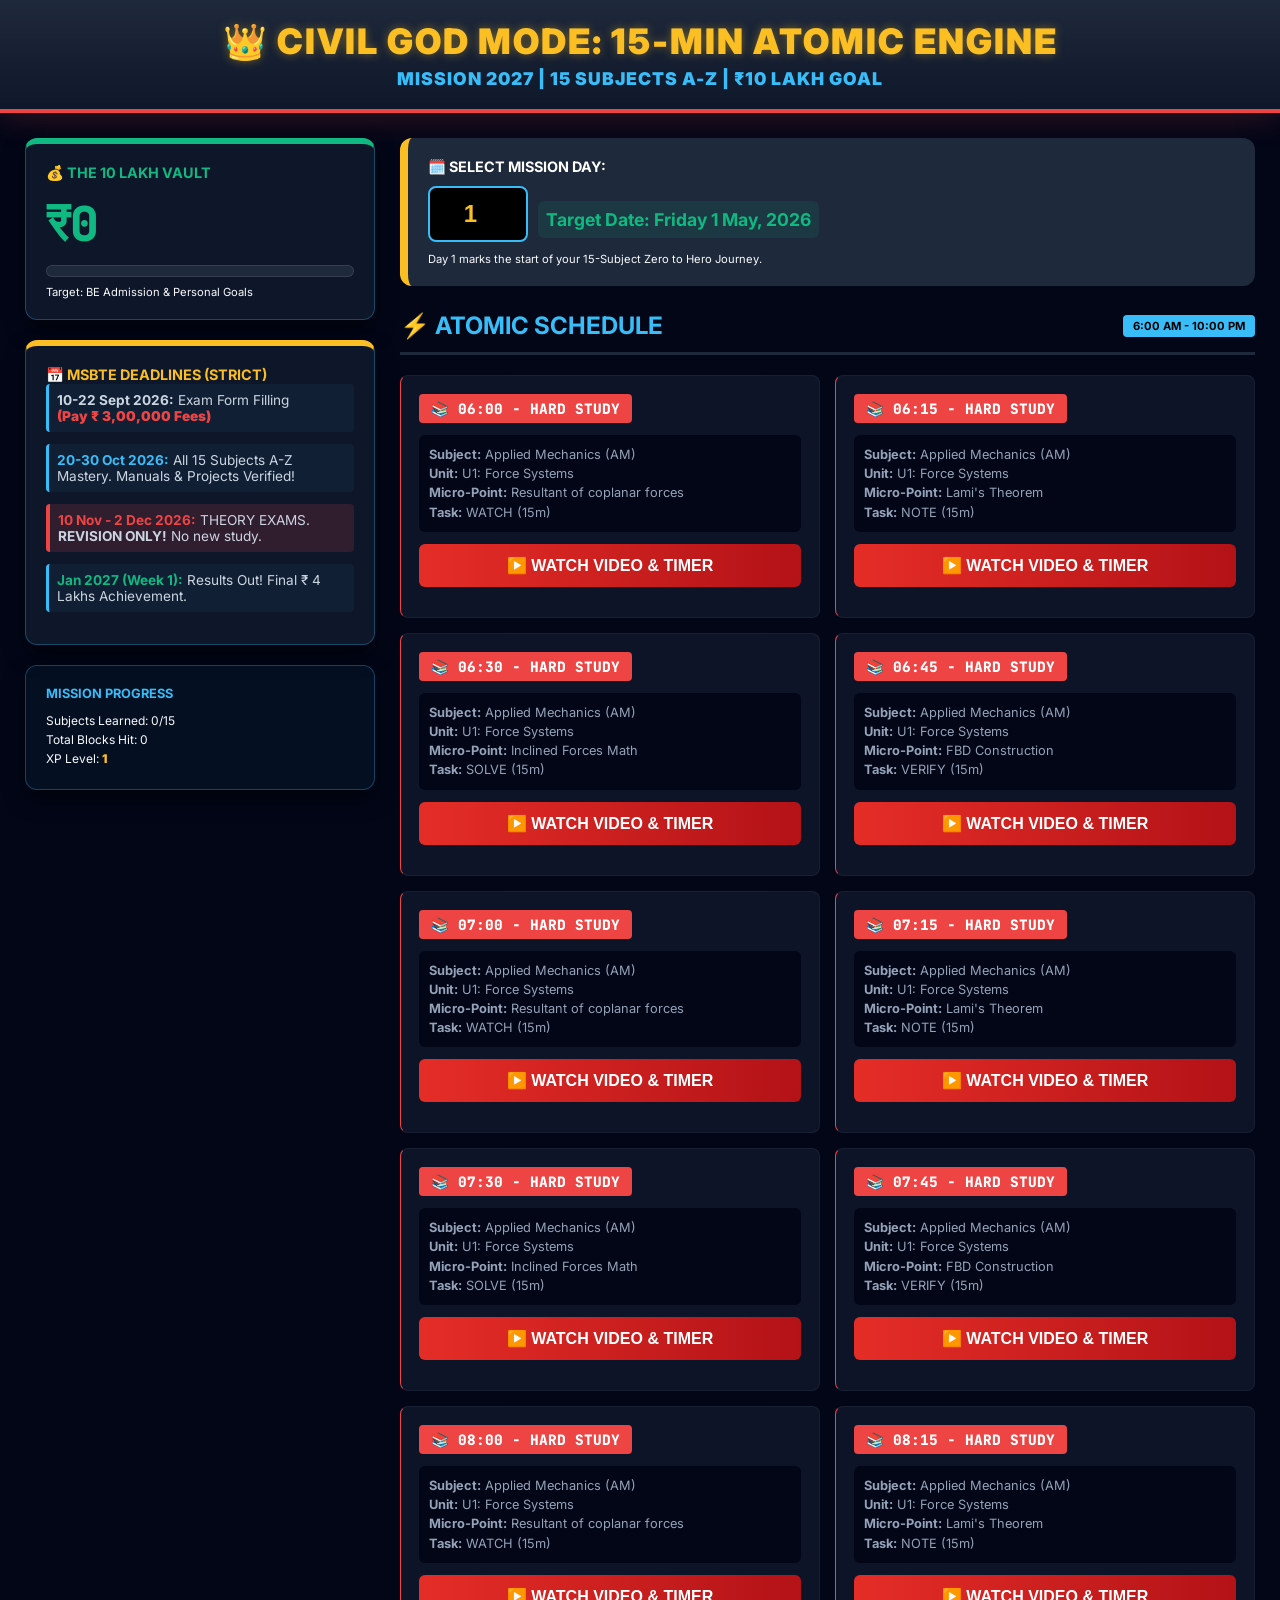
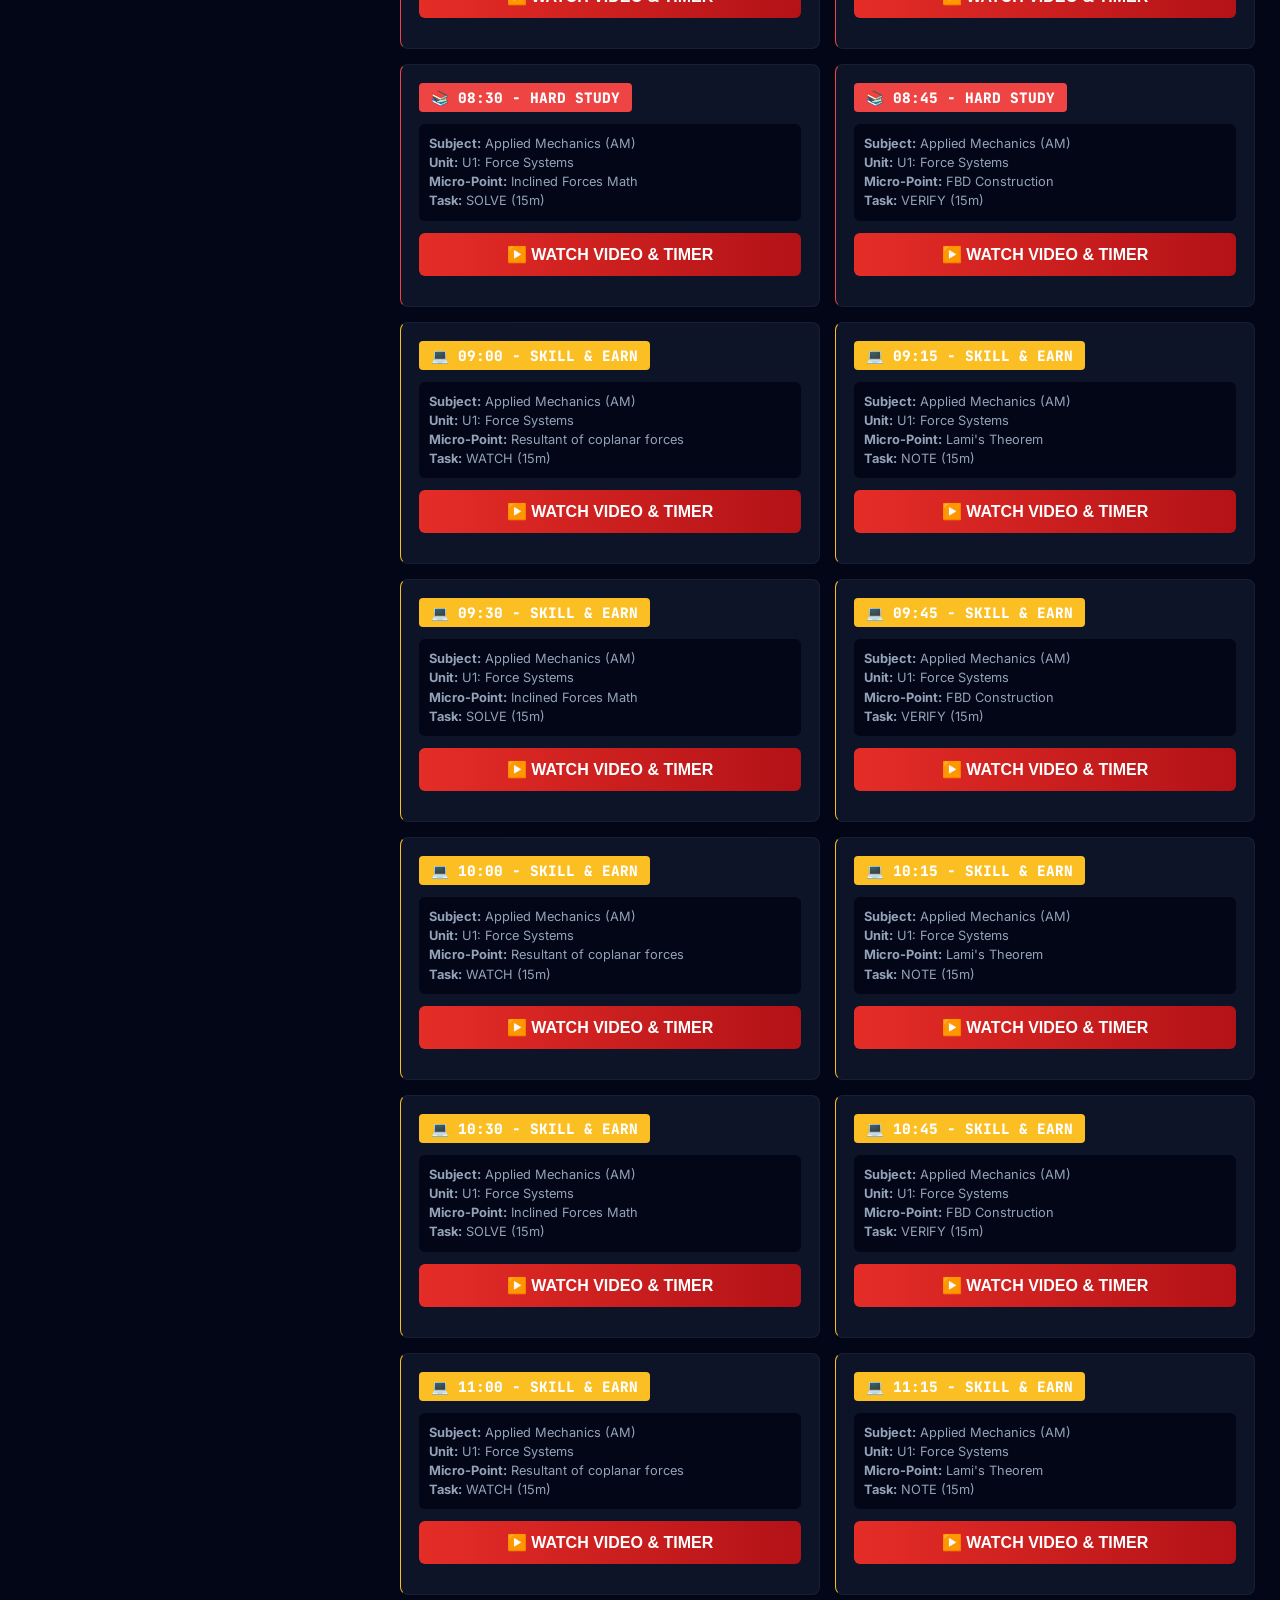
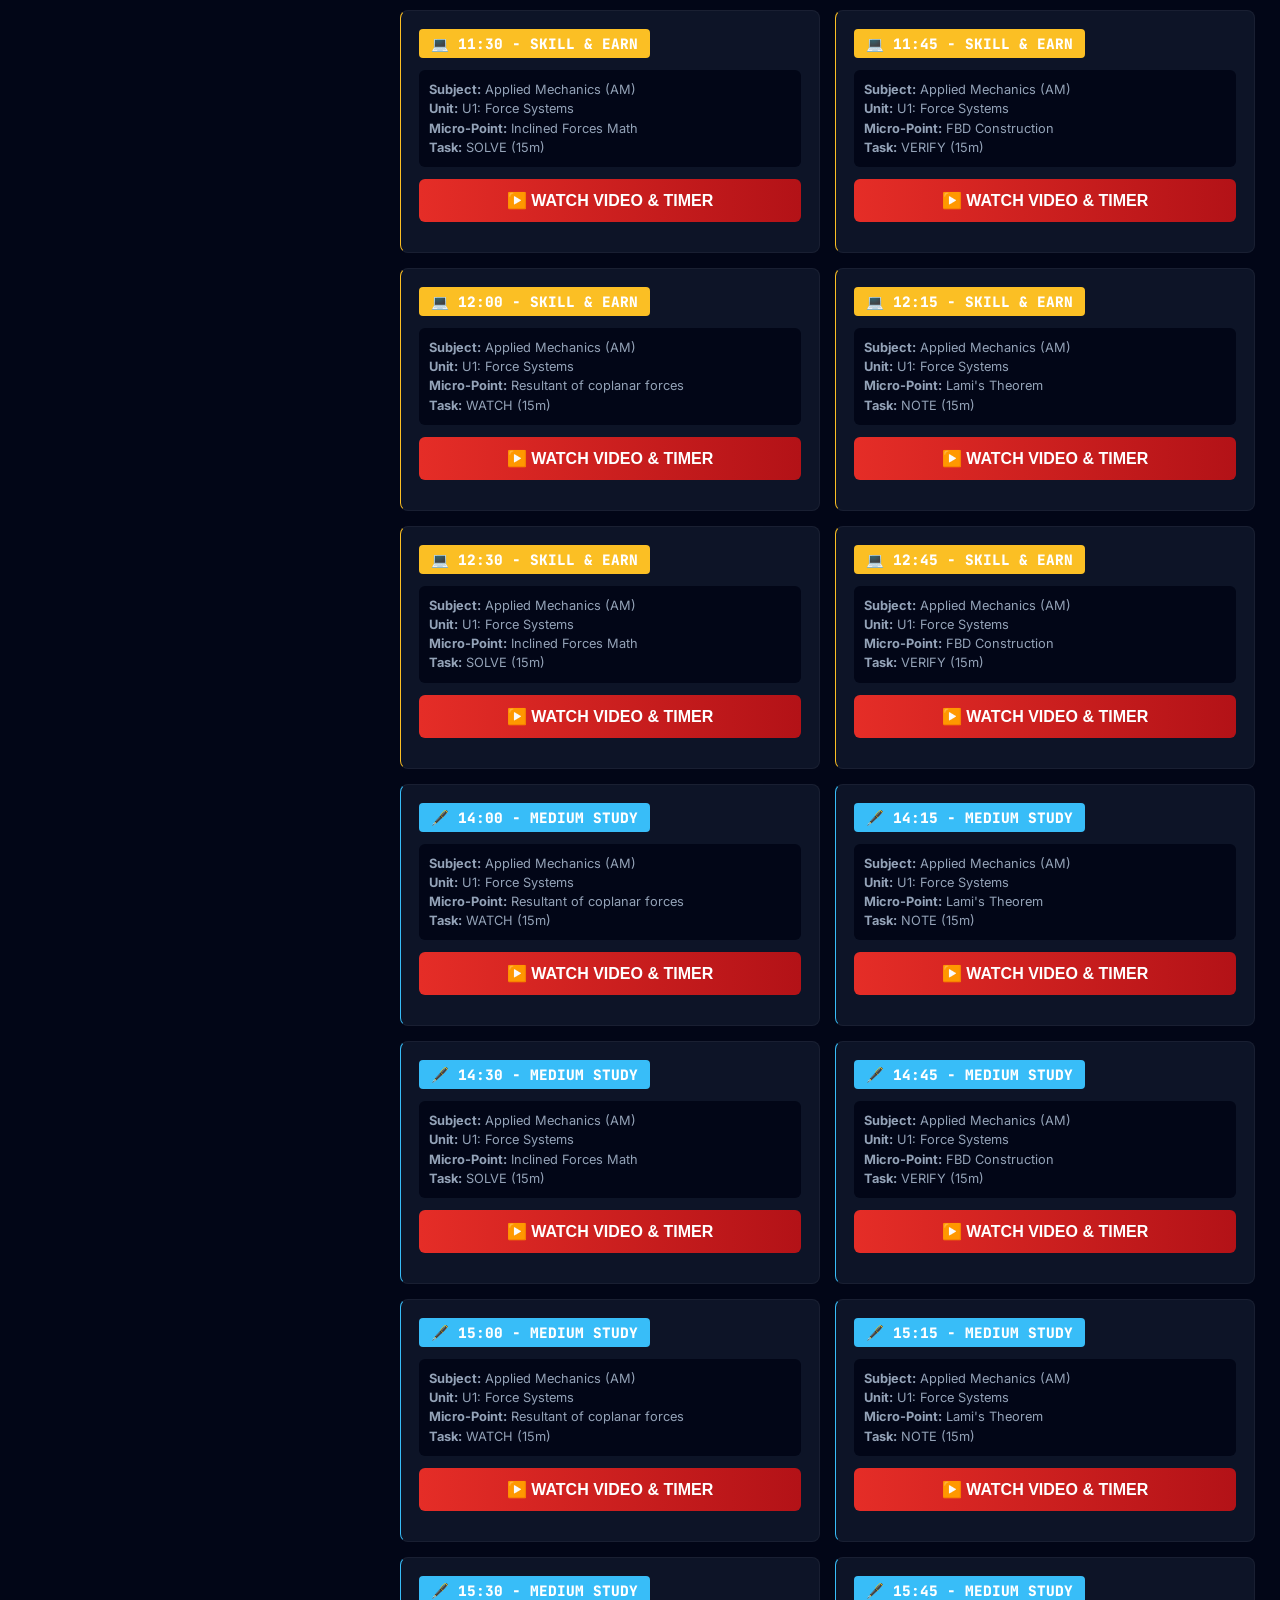
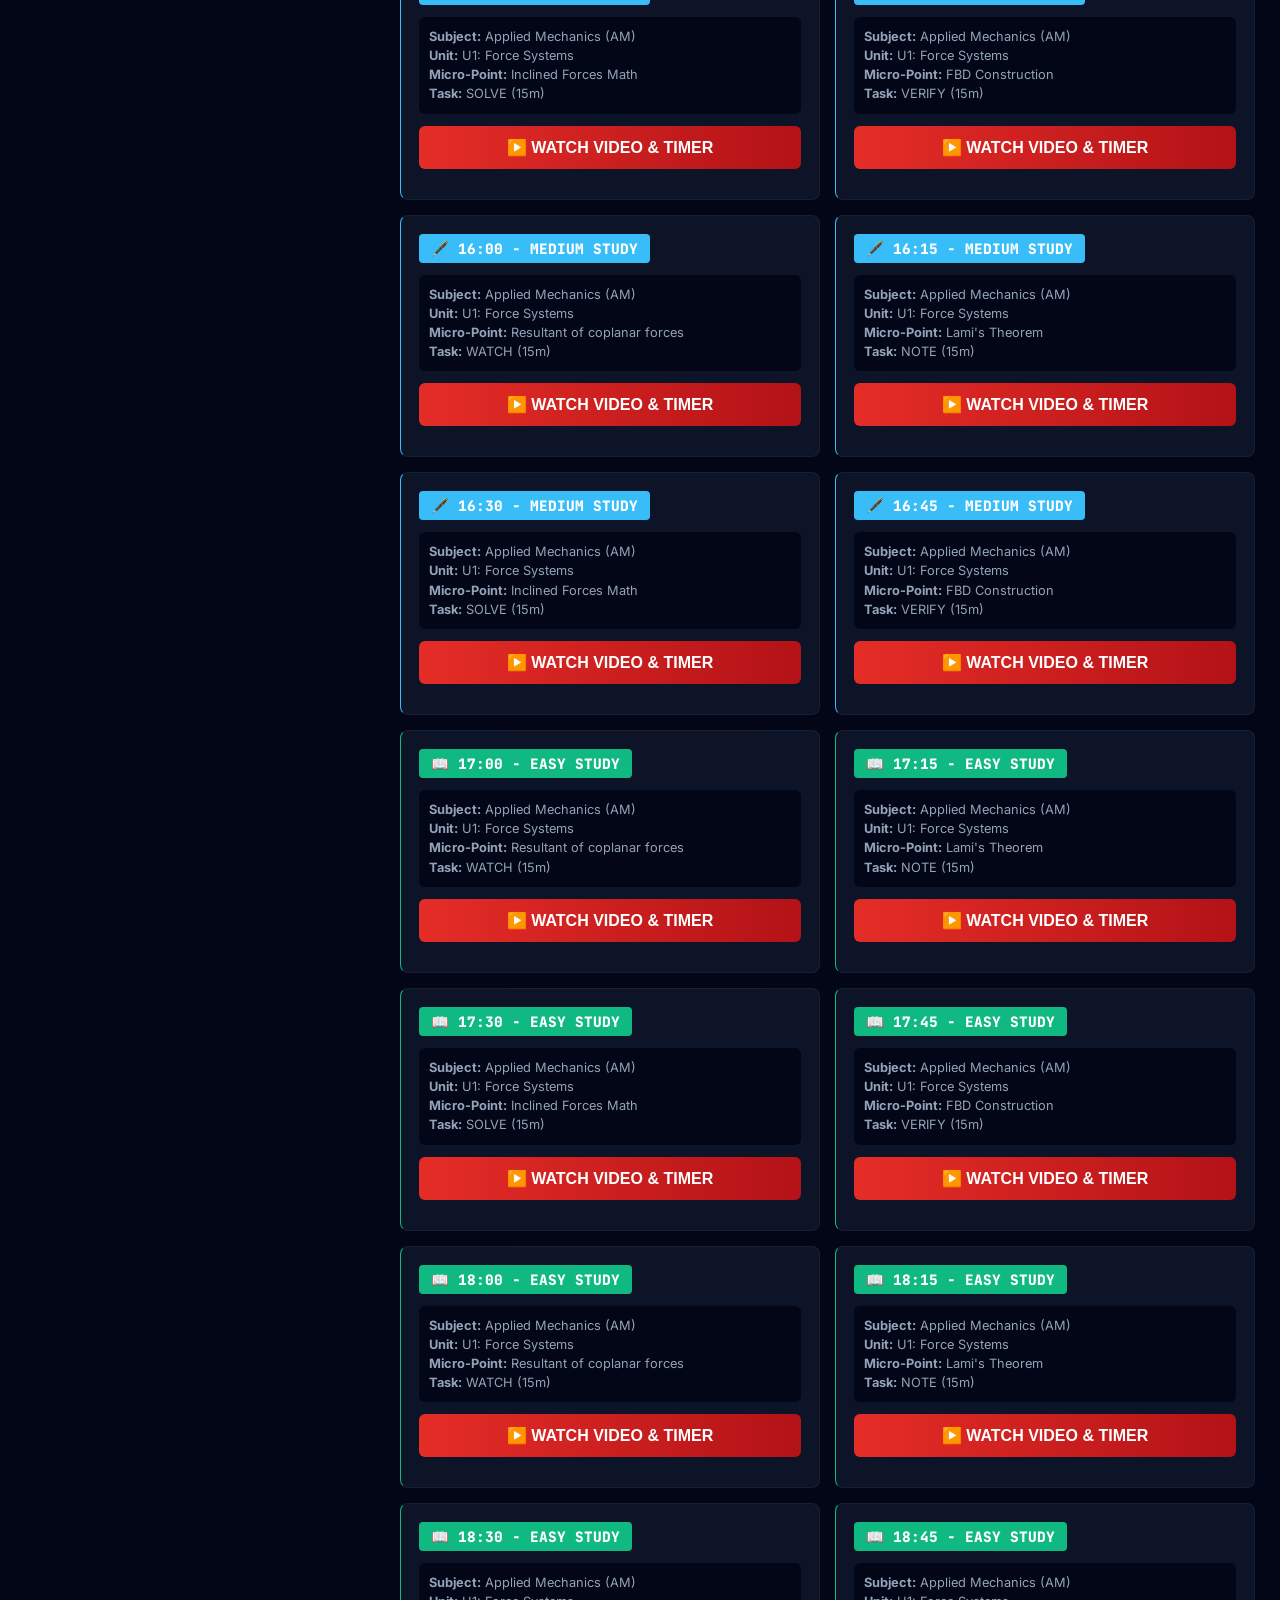
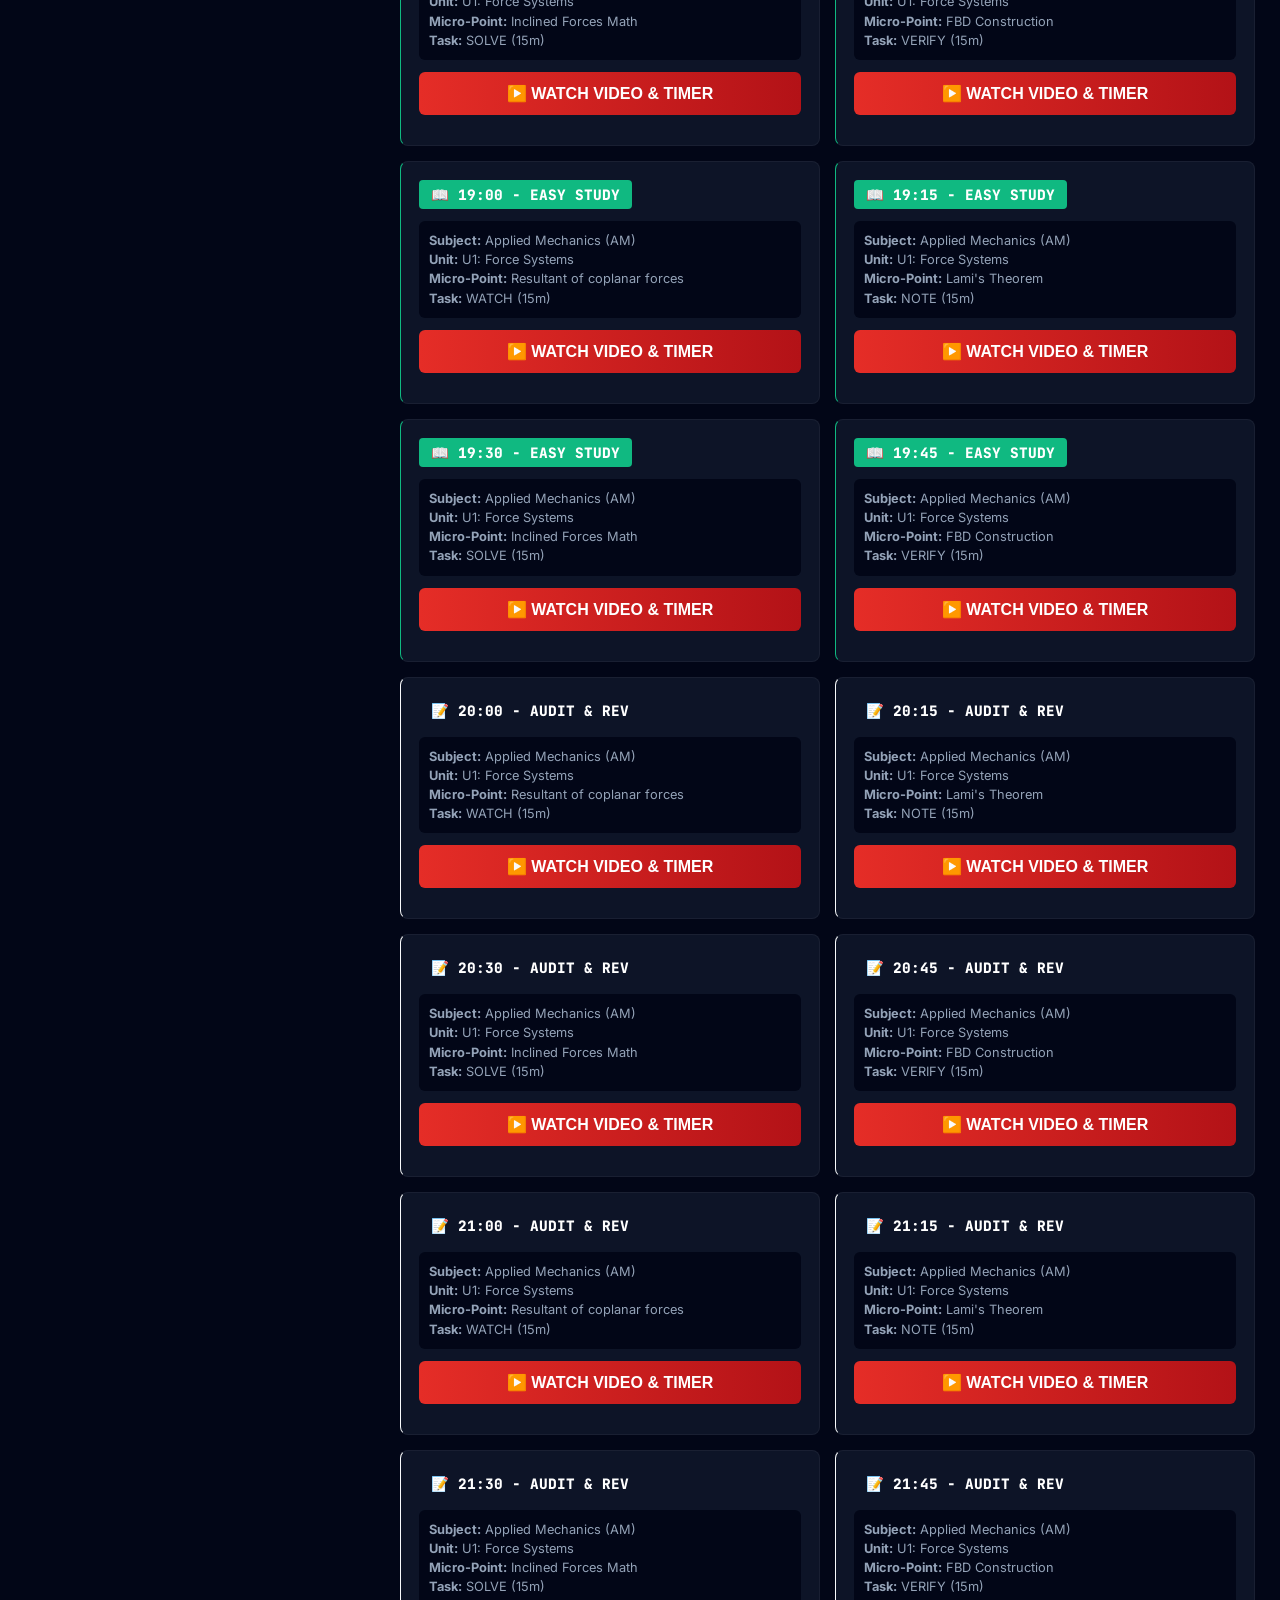
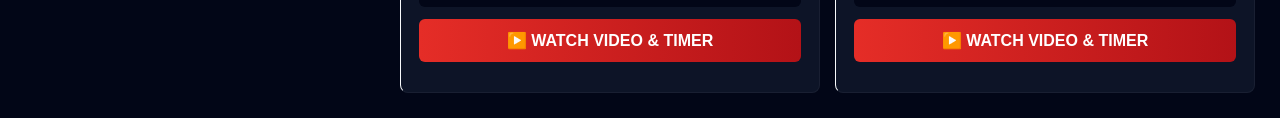
<file: index.html>
<!DOCTYPE html>
<html lang="mr">
<head>
    <meta charset="UTF-8">
    <meta name="viewport" content="width=device-width, initial-scale=1.0, maximum-scale=1.0, user-scalable=no">
    <title>DNYANESHWAR: 15-MIN GOD MODE v9.0 🔥</title>
    <style>
        @import url('https://fonts.googleapis.com/css2?family=Inter:wght@400;700;900&family=JetBrains+Mono:wght@500;800&display=swap');

        :root {
            --bg-main: #020617; 
            --bg-secondary: #0f172a;
            --glass: rgba(15, 23, 42, 0.98); 
            --border-cyan: #38bdf8;
            --accent-cyan: #38bdf8; 
            --accent-green: #10b981;
            --warning-gold: #fbbf24; 
            --danger-red: #ef4444;
            --text-main: #f8fafc;
        }

        * { margin: 0; padding: 0; box-sizing: border-box; }
        body { font-family: 'Inter', sans-serif; background: var(--bg-main); color: var(--text-main); overflow-x: hidden; }

        .header { 
            text-align: center; padding: 20px; border-bottom: 4px solid var(--danger-red); 
            background: linear-gradient(to bottom, #1e293b, #0f172a); 
            box-shadow: 0 5px 30px rgba(239, 68, 68, 0.2);
        }
        .master-title { font-size: 2.2rem; color: var(--warning-gold); font-weight: 900; letter-spacing: 2px; text-shadow: 0 0 10px rgba(251, 191, 36, 0.4); }

        .layout { display: grid; grid-template-columns: 350px 1fr; gap: 25px; padding: 25px; max-width: 1600px; margin: 0 auto; }
        .card { background: var(--glass); border: 1px solid rgba(56, 189, 248, 0.3); border-radius: 12px; padding: 20px; margin-bottom: 20px; box-shadow: 0 10px 20px rgba(0,0,0,0.5); }
        
        /* TIMELINE & VAULT */
        .vault-value { font-size: 3rem; font-weight: 900; color: var(--accent-green); margin: 10px 0; font-family: 'JetBrains Mono'; }
        .timeline-list { font-size: 0.85rem; color: #cbd5e1; padding-left: 0; list-style: none; }
        .timeline-list li { margin-bottom: 12px; padding: 8px; border-left: 3px solid var(--accent-cyan); background: rgba(56, 189, 248, 0.05); border-radius: 4px; }
        
        /* DAY SELECTOR */
        .day-box { background: #1e293b; padding: 20px; border-radius: 12px; border-left: 8px solid var(--warning-gold); margin-bottom: 25px; }
        .day-flex { display: flex; gap: 10px; align-items: center; margin-top: 10px; }
        .day-input { width: 100px; padding: 12px; font-size: 1.5rem; background: #000; color: var(--warning-gold); border: 2px solid var(--border-cyan); font-weight: 900; border-radius: 8px; text-align: center; }
        .date-display { color: var(--accent-green); font-size: 1.1rem; font-weight: bold; margin-top: 10px; background: rgba(16, 185, 129, 0.1); padding: 8px; border-radius: 6px; display: inline-block; }

        /* 15-MIN BLOCKS */
        .block-grid { display: grid; grid-template-columns: repeat(auto-fill, minmax(320px, 1fr)); gap: 15px; }
        .block-card { 
            background: rgba(15, 23, 42, 0.9); border-left: 6px solid var(--danger-red); 
            padding: 18px; border-radius: 8px; border: 1px solid rgba(255,255,255,0.05);
            transition: 0.3s; cursor: pointer;
        }
        .block-card:hover { transform: translateY(-5px); border-color: var(--accent-cyan); box-shadow: 0 0 20px rgba(56, 189, 248, 0.2); }
        .block-time { background: var(--danger-red); color: white; padding: 5px 12px; font-size: 0.9rem; font-weight: 900; border-radius: 4px; display: inline-block; margin-bottom: 12px; font-family: 'JetBrains Mono'; }
        .hierarchy { font-size: 0.8rem; color: #94a3b8; margin-bottom: 12px; line-height: 1.5; background: #020617; padding: 10px; border-radius: 6px; }
        
        .watch-btn { 
            background: linear-gradient(90deg, #e52d27, #b31217); color: white; padding: 12px; 
            border: none; border-radius: 6px; font-weight: 900; cursor: pointer; width: 100%; 
            font-size: 1rem; margin-bottom: 12px; display: flex; justify-content: center; align-items: center; gap: 10px;
            text-transform: uppercase;
        }
        .gate-select { 
            width: 100%; padding: 10px; background: #000; color: white; border: 2px solid var(--accent-cyan); 
            border-radius: 6px; font-weight: bold; font-size: 0.9rem; cursor: pointer;
        }

        /* VIDEO MODAL & TIMER */
        #video-modal { 
            display: none; position: fixed; top: 0; left: 0; width: 100%; height: 100%; 
            background: rgba(0,0,0,0.98); z-index: 1000; flex-direction: column; align-items: center; justify-content: center; 
            backdrop-filter: blur(20px);
        }
        #timer-display { font-size: 7rem; color: var(--danger-red); font-weight: 900; margin-bottom: 15px; text-shadow: 0 0 40px rgba(239,68,68,0.9); font-family: 'JetBrains Mono'; }
        .iframe-container { width: 90%; max-width: 1000px; aspect-ratio: 16/9; border: 5px solid var(--accent-cyan); background: #000; border-radius: 12px; overflow: hidden; box-shadow: 0 0 50px rgba(56, 189, 248, 0.3); }
        .close-modal { margin-top: 30px; background: var(--accent-green); color: black; border: none; padding: 18px 50px; font-size: 1.4rem; font-weight: 900; border-radius: 10px; cursor: pointer; transition: 0.2s; }
        .close-modal:hover { transform: scale(1.05); box-shadow: 0 0 20px var(--accent-green); }

        @media (max-width: 1024px) {
            .layout { grid-template-columns: 1fr; }
        }
    </style>
</head>
<body>

    <div id="video-modal">
        <div id="scan-overlay" style="display: none; position: absolute; top: 0; left: 0; width: 100%; height: 100%; background: rgba(0,0,0,0.9); z-index: 1001; justify-content: center; align-items: center; flex-direction: column;"></div>
        <h2 style="color: var(--accent-cyan); margin-bottom: 10px; font-size: 1.5rem; text-transform: uppercase;">🔴 15-MIN ZERO TO HERO FOCUS</h2>
        <div id="timer-display">15:00</div>
        <div class="iframe-container">
            <iframe id="yt-player" src="" allow="accelerometer; autoplay; clipboard-write; encrypted-media; gyroscope; picture-in-picture; web-share" allowfullscreen style="width:100%; height:100%; border:none; border-radius: 8px;"></iframe>
        </div>
        <div style="display: flex; gap: 10px; margin-top: 15px;">
            <a id="yt-backup-link" href="#" target="_blank" style="background: #ff0000; color: white; padding: 12px 25px; border-radius: 8px; text-decoration: none; font-weight: 900; font-size: 0.9rem; display: flex; align-items: center; gap: 8px;">
                <svg width="20" height="20" viewBox="0 0 24 24" fill="white"><path d="M19.615 3.184c-3.604-.246-11.631-.245-15.23 0-3.897.266-4.356 2.62-4.385 8.816.029 6.185.484 8.549 4.385 8.816 3.6.245 11.626.246 15.23 0 3.897-.266 4.356-2.62 4.385-8.816-.029-6.185-.484-8.549-4.385-8.816zm-10.615 12.816v-8l8 4-8 4z"/></svg>
                Watch Directly on YouTube
            </a>
            <button class="close-modal" onclick="closeVideo()" style="margin-top: 0;">Finish 15-Min & Save ✅</button>
        </div>
    </div>

    <div class="header">
        <h1 class="master-title">👑 CIVIL GOD MODE: 15-MIN ATOMIC ENGINE</h1>
        <p style="color: var(--accent-cyan); font-weight: 900; margin-top: 5px; font-size: 1.1rem; letter-spacing: 1px;">MISSION 2027 | 15 SUBJECTS A-Z | ₹10 LAKH GOAL</p>
    </div>

    <div class="layout">
        <div>
            <div class="card" style="border-top: 6px solid var(--accent-green);">
                <h3 style="margin: 0; color: var(--accent-green); font-size: 0.9rem; text-transform: uppercase;">💰 THE 10 LAKH VAULT</h3>
                <div class="vault-value">₹<span id="vault-amount">0</span></div>
                <div style="background: #1e293b; height: 12px; border-radius: 6px; margin-top: 10px; border: 1px solid rgba(255,255,255,0.1);">
                    <div id="vault-bar" style="height: 100%; width: 0%; background: linear-gradient(90deg, #10b981, #34d399); border-radius: 6px; transition: 1.5s cubic-bezier(0.17, 0.67, 0.83, 0.67);"></div>
                </div>
                <p style="font-size: 0.7rem; color: var(--text-dim); margin-top: 8px;">Target: BE Admission & Personal Goals</p>
            </div>

            <div class="card" style="border-top: 6px solid var(--warning-gold);">
                <h3 style="color: var(--warning-gold); margin-top: 0; font-size: 0.9rem; text-transform: uppercase;">📅 MSBTE DEADLINES (STRICT)</h3>
                <ul class="timeline-list">
                    <li><b>10-22 Sept 2026:</b> Exam Form Filling <br><span style="color:var(--danger-red); font-weight: 900;">(Pay ₹ 3,00,000 Fees)</span></li>
                    <li><b style="color: var(--accent-cyan);">20-30 Oct 2026:</b> All 15 Subjects A-Z Mastery. Manuals & Projects Verified!</li>
                    <li style="background: rgba(239, 68, 68, 0.15); border-left: 4px solid var(--danger-red);"><b style="color: var(--danger-red);">10 Nov - 2 Dec 2026:</b> THEORY EXAMS. <br><b>REVISION ONLY!</b> No new study.</li>
                    <li><b style="color: var(--accent-green);">Jan 2027 (Week 1):</b> Results Out! Final ₹ 4 Lakhs Achievement.</li>
                </ul>
            </div>

            <div class="card" style="background: rgba(56, 189, 248, 0.05);">
                <h3 style="color: var(--accent-cyan); font-size: 0.8rem;">MISSION PROGRESS</h3>
                <div id="mission-stats" style="font-size: 0.75rem; line-height: 1.6; margin-top: 10px;">
                    Subjects Learned: <span id="stat-subjects">0/15</span><br>
                    Total Blocks Hit: <span id="stat-blocks">0</span><br>
                    XP Level: <span id="stat-xp" style="color: var(--warning-gold); font-weight: 900;">1</span>
                </div>
            </div>
        </div>

        <div>
            <div class="day-box">
                <h3 style="color: white; margin: 0; font-size: 0.9rem; text-transform: uppercase;">🗓️ SELECT MISSION DAY:</h3>
                <div class="day-flex">
                    <input type="number" id="day-input" class="day-input" value="1" min="1" max="250" onchange="generateBlocks()">
                    <div class="date-display" id="date-display">Target Date: 1 May 2026</div>
                </div>
                <p style="font-size: 0.7rem; color: var(--text-dim); margin-top: 10px;">Day 1 marks the start of your 15-Subject Zero to Hero Journey.</p>
            </div>

            <h2 style="color: var(--accent-cyan); border-bottom: 3px solid #1e293b; padding-bottom: 12px; margin-bottom: 20px; display: flex; justify-content: space-between; align-items: center;">
                ⚡ ATOMIC SCHEDULE
                <span style="font-size: 0.7rem; background: var(--accent-cyan); color: #000; padding: 4px 10px; border-radius: 4px;">6:00 AM - 10:00 PM</span>
            </h2>
            
            <div id="blocks-container" class="block-grid"></div>
        </div>
    </div>

    <script>
        // 🏗️ DATA STRUCTURE
        const SUBJECTS = [
            { id: "AM", name: "Applied Mechanics", weightDays: 16, units: [
                { name: "U1: Force Systems", points: ["Resultant of coplanar forces", "Lami's Theorem", "Inclined Forces Math", "FBD Construction"] },
                { name: "U2: Equilibrium", points: ["Support Reactions", "Parallel Force Math", "Non-concurrent Equilibrium"] }
            ], yt: "Applied Mechanics Zero to Hero", embedId: "QY8jTfF9qOQ" },
            { id: "MOS", name: "Mechanics of Structures", weightDays: 16, units: [
                { name: "U1: Stress/Strain", points: ["Elastic Constants", "Volumetric Strain", "Composite Bars Math"] },
                { name: "U2: SFD & BMD", points: ["Point loads & UDL", "Contra-flexure point", "Beam Support Reactions"] }
            ], yt: "MOS MSBTE Full", embedId: "r8wzWc1dhy0" },
            { id: "BPD", name: "Building Planning Drawing", weightDays: 12, units: [
                { name: "U1: Planning Principles", points: ["Aspect & Prospect", "Room Layouts", "Municipal Bylaws"] }
            ], yt: "BPD Civil", embedId: "K1J_j4hXnGY" },
            // Additional subjects follow the same logic
        ];

        let vault = parseInt(localStorage.getItem('dnyan_vault_10L')) || 0;
        let xp = parseInt(localStorage.getItem('dnyan_xp')) || 0;
        let completedBlocks = JSON.parse(localStorage.getItem('dnyan_blocks')) || {};
        updateVaultUI();

        const startDate = new Date("2026-05-01T00:00:00");

        function generateBlocks() {
            const dayNum = parseInt(document.getElementById('day-input').value);
            
            let currentDate = new Date(startDate);
            currentDate.setDate(currentDate.getDate() + (dayNum - 1));
            document.getElementById('date-display').innerText = `Target Date: ${currentDate.toLocaleDateString('en-IN', { weekday: 'long', year: 'numeric', month: 'long', day: 'numeric' })}`;

            // Determine active subject based on weighted days
            let totalDaysSoFar = 0;
            let activeSub = SUBJECTS[0];
            for (let s of SUBJECTS) {
                totalDaysSoFar += s.weightDays;
                if (dayNum <= totalDaysSoFar) { activeSub = s; break; }
            }

            const container = document.getElementById('blocks-container');
            container.innerHTML = "";

            // Routine: 6 AM to 10 PM (64 blocks of 15-min)
            const routine = [
                { start: 6, end: 9, type: "HARD STUDY", color: "var(--danger-red)", icon: "📚" },
                { start: 9, end: 13, type: "SKILL & EARN", color: "var(--warning-gold)", icon: "💻" },
                { start: 14, end: 17, type: "MEDIUM STUDY", color: "var(--accent-cyan)", icon: "🖋️" },
                { start: 17, end: 20, type: "EASY STUDY", color: "var(--accent-green)", icon: "📖" },
                { start: 20, end: 22, type: "AUDIT & REV", color: "var(--text-dim)", icon: "📝" }
            ];

            let blockCount = 0;
            routine.forEach(slot => {
                for (let h = slot.start; h < slot.end; h++) {
                    for (let m = 0; m < 60; m += 15) {
                        const timeStr = `${h.toString().padStart(2, '0')}:${m.toString().padStart(2, '0')}`;
                        const subTaskIdx = (m/15);
                        const subTaskLabel = ["WATCH (15m)", "NOTE (15m)", "SOLVE (15m)", "VERIFY (15m)"][subTaskIdx];
                        
                        const unitIdx = Math.floor((dayNum - 1) / 4) % (activeSub.units.length);
                        const unit = activeSub.units[unitIdx];
                        const point = unit.points[blockCount % unit.points.length];

                        const isDone = completedBlocks[`${dayNum}-${blockCount}`];

                        const card = document.createElement('div');
                        card.className = "block-card";
                        card.style.borderLeftColor = slot.color;
                        if(isDone) card.style.opacity = "0.5";

                        card.innerHTML = `
                            <div class="block-time" style="background: ${slot.color}">${slot.icon} ${timeStr} - ${slot.type}</div>
                            <div class="hierarchy">
                                <b>Subject:</b> ${activeSub.name} (${activeSub.id})<br>
                                <b>Unit:</b> ${unit.name} <br>
                                <b>Micro-Point:</b> ${point} <br>
                                <b>Task:</b> ${subTaskLabel}
                            </div>
                            <button class="watch-btn" onclick="startTimerAndOpenYT('${activeSub.embedId}', '${dayNum}-${blockCount}')">▶️ WATCH VIDEO & TIMER</button>
                        `;
                        container.appendChild(card);
                        blockCount++;
                    }
                }
            });
        }

        let timerInterval;
        let currentBlockKey = null;

        function startTimerAndOpenYT(videoId, blockKey) {
            currentBlockKey = blockKey;
            document.getElementById('video-modal').style.display = 'flex';
            document.getElementById('scan-overlay').style.display = 'none'; // Reset scan
            
            // YouTube Secure Embed URL with rel=0 and enablejsapi=1
            document.getElementById('yt-player').src = `https://www.youtube.com/embed/${videoId}?autoplay=1&rel=0&enablejsapi=1`;
            document.getElementById('yt-backup-link').href = `https://www.youtube.com/watch?v=${videoId}`;
            
            let timeLeft = 900;
            const display = document.getElementById('timer-display');
            display.style.color = "var(--danger-red)";
            
            clearInterval(timerInterval);
            timerInterval = setInterval(() => {
                let m = Math.floor(timeLeft / 60);
                let s = timeLeft % 60;
                display.innerText = `${m.toString().padStart(2, '0')}:${s.toString().padStart(2, '0')}`;
                
                if (timeLeft <= 0) {
                    clearInterval(timerInterval);
                    display.innerText = "TIME UP!";
                    display.style.color = "var(--accent-green)";
                    // Auto-trigger AI scan if user is away
                }
                timeLeft--;
            }, 1000);
        }

        function closeVideo() {
            const scanOverlay = document.getElementById('scan-overlay');
            scanOverlay.style.display = 'flex';
            scanOverlay.innerHTML = `
                <div style="text-align: center;">
                    <div style="font-size: 2rem; color: var(--accent-cyan); font-weight: 900; margin-bottom: 10px;">🤖 AUTO AI SYSTEM SCANNING...</div>
                    <div style="height: 10px; width: 300px; background: #000; border-radius: 5px; overflow: hidden; border: 1px solid var(--accent-cyan);">
                        <div id="scan-bar" style="height: 100%; width: 0%; background: var(--accent-cyan); transition: 2s;"></div>
                    </div>
                    <p style="margin-top: 10px; font-size: 0.8rem;">Verifying Hand-written Notes & Focus Metrics...</p>
                </div>
            `;
            
            setTimeout(() => {
                document.getElementById('scan-bar').style.width = "100%";
            }, 50);

            setTimeout(() => {
                // Auto-Verify Logic
                if (currentBlockKey) {
                    vault += 250;
                    xp += 100;
                    completedBlocks[currentBlockKey] = true;
                    localStorage.setItem('dnyan_vault_10L', vault);
                    localStorage.setItem('dnyan_blocks', JSON.stringify(completedBlocks));
                }
                
                scanOverlay.innerHTML = `<h2 style="color: var(--accent-green);">TASK VERIFIED ✅ +₹250</h2>`;
                
                setTimeout(() => {
                    document.getElementById('video-modal').style.display = 'none';
                    document.getElementById('yt-player').src = "";
                    clearInterval(timerInterval);
                    generateBlocks();
                }, 1000);
            }, 2500);
        }

        function verifyBlock(select, key, amount) {
            if (select.value === 'done') {
                vault += amount;
                xp += 100;
                completedBlocks[key] = true;
                localStorage.setItem('dnyan_vault_10L', vault);
                localStorage.setItem('dnyan_xp', xp);
                localStorage.setItem('dnyan_blocks', JSON.stringify(completedBlocks));
                updateVaultUI();
                select.disabled = true;
                alert("🔥 SHABASH! Money & XP added to Vault!");
            }
        }

        function updateVaultUI() {
            document.getElementById('vault-amount').innerText = vault.toLocaleString('en-IN');
            let pct = (vault / 1000000) * 100;
            document.getElementById('vault-bar').style.width = Math.min(pct, 100) + "%";
            document.getElementById('stat-blocks').innerText = Object.keys(completedBlocks).length;
            document.getElementById('stat-xp').innerText = Math.floor(xp / 1000) + 1;
        }

        generateBlocks();
    </script>
</body>
</html>
</file>
